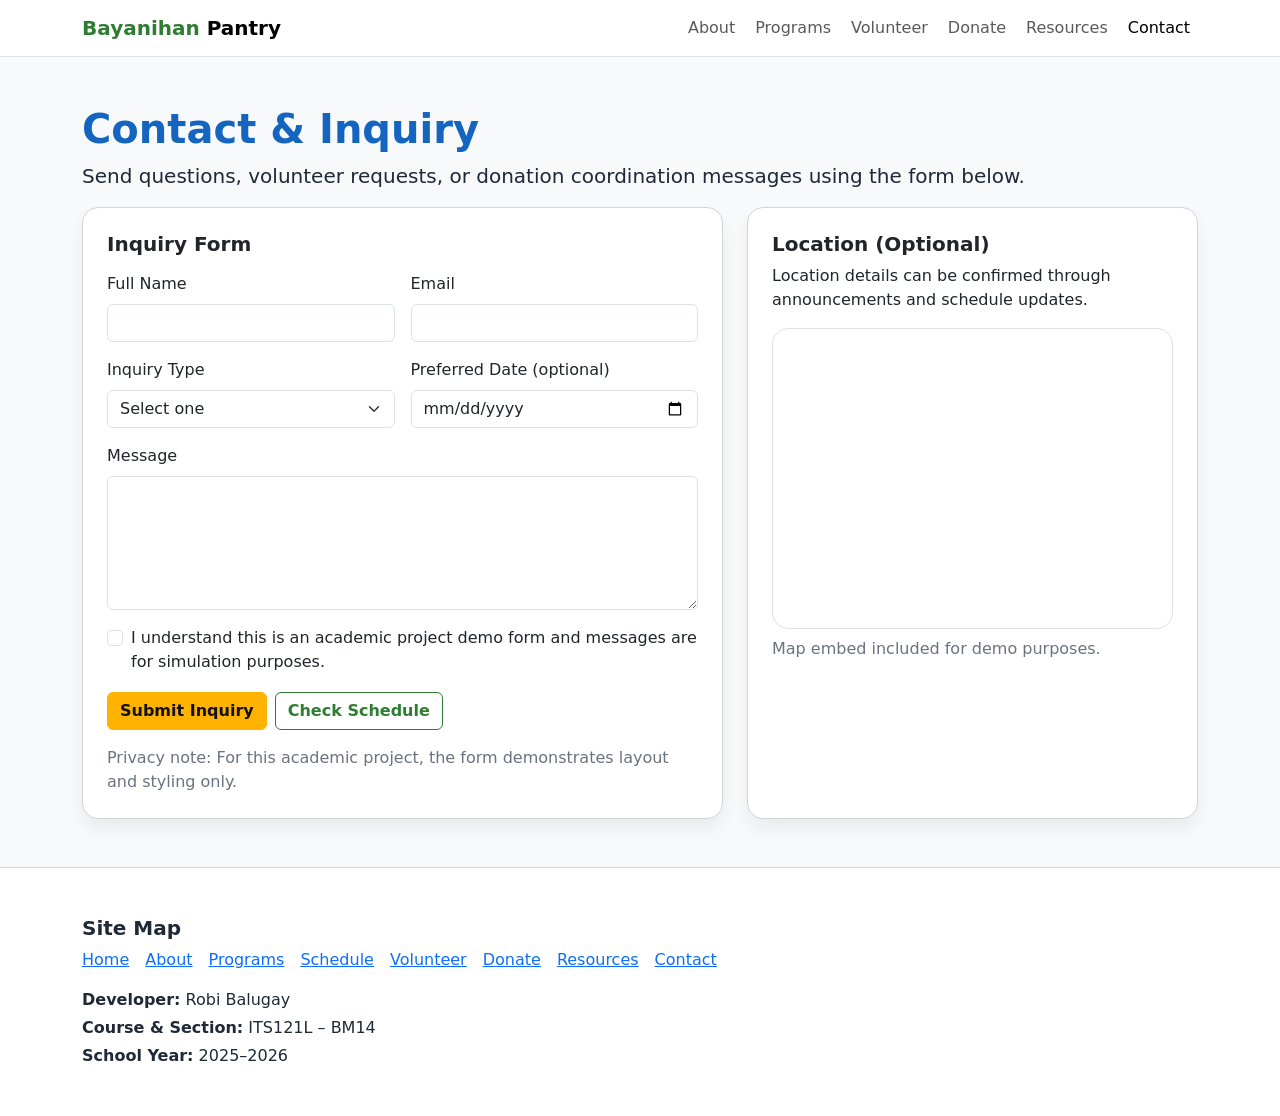
<file: contact.html>
<!doctype html>
<html lang="en">
<head>
  <meta charset="utf-8"><meta name="viewport" content="width=device-width, initial-scale=1">
  <title>Contact | Bayanihan Pantry</title>
  <link href="https://cdn.jsdelivr.net/npm/bootstrap@5.3.3/dist/css/bootstrap.min.css" rel="stylesheet">
  <link rel="stylesheet" href="site.css">
  <style>
    /* Extra form styling (CSS3) */
    input:focus, textarea:focus, select:focus{
      box-shadow: 0 0 0 .25rem rgba(21,101,192,.20);
      border-color: rgba(21,101,192,.60);
    }
  </style>
</head>
<body>
  <nav class="navbar navbar-expand-lg navbar-light bg-white border-bottom sticky-top">
    <div class="container">
      <a class="navbar-brand fw-bold" href="index.html"><span style="color:var(--brand-green)">Bayanihan</span> Pantry</a>
      <button class="navbar-toggler" type="button" data-bs-toggle="collapse" data-bs-target="#mainNav"><span class="navbar-toggler-icon"></span></button>
      <div class="collapse navbar-collapse" id="mainNav">
        <ul class="navbar-nav ms-auto gap-lg-1">
          <li class="nav-item"><a class="nav-link" href="about.html">About</a></li>
          <li class="nav-item"><a class="nav-link" href="programs.html">Programs</a></li>
          <li class="nav-item"><a class="nav-link" href="volunteer.html">Volunteer</a></li>
          <li class="nav-item"><a class="nav-link" href="donate.html">Donate</a></li>
          <li class="nav-item"><a class="nav-link" href="resources.html">Resources</a></li>
          <li class="nav-item"><a class="nav-link active" href="contact.html">Contact</a></li>
        </ul>
      </div>
    </div>
  </nav>

  <main class="py-5">
    <div class="container">
      <h1 class="section-title">Contact & Inquiry</h1>
      <p class="lead">Send questions, volunteer requests, or donation coordination messages using the form below.</p>

      <div class="row g-4">
        <div class="col-lg-7">
          <div class="card p-4">
            <h2 class="h5 fw-bold mb-3">Inquiry Form</h2>
            <form>
              <div class="row g-3">
                <div class="col-md-6">
                  <label class="form-label" for="fullName">Full Name</label>
                  <input class="form-control" id="fullName" type="text" required>
                </div>

                <div class="col-md-6">
                  <label class="form-label" for="email">Email</label>
                  <input class="form-control" id="email" type="email" required>
                </div>

                <div class="col-md-6">
                  <label class="form-label" for="type">Inquiry Type</label>
                  <select class="form-select" id="type" required>
                    <option value="" selected disabled>Select one</option>
                    <option>Volunteer</option>
                    <option>Donate</option>
                    <option>Schedule Question</option>
                    <option>Partnership</option>
                    <option>Other</option>
                  </select>
                </div>

                <div class="col-md-6">
                  <label class="form-label" for="date">Preferred Date (optional)</label>
                  <input class="form-control" id="date" type="date">
                </div>

                <div class="col-12">
                  <label class="form-label" for="message">Message</label>
                  <textarea class="form-control" id="message" rows="5" required></textarea>
                </div>

                <div class="col-12">
                  <div class="form-check">
                    <input class="form-check-input" type="checkbox" id="consent" required>
                    <label class="form-check-label" for="consent">
                      I understand this is an academic project demo form and messages are for simulation purposes.
                    </label>
                  </div>
                </div>

                <div class="col-12 d-flex gap-2 flex-wrap">
                  <button type="submit" class="btn btn-amber">Submit Inquiry</button>
                  <a class="btn btn-outline-green" href="schedule.html">Check Schedule</a>
                </div>
              </div>
            </form>

            <p class="small-muted mt-3 mb-0">
              Privacy note: For this academic project, the form demonstrates layout and styling only.
            </p>
          </div>
        </div>

        <div class="col-lg-5">
          <div class="card p-4 h-100">
            <h2 class="h5 fw-bold mb-2">Location (Optional)</h2>
            <p class="mb-3">Location details can be confirmed through announcements and schedule updates.</p>
            <div class="ratio ratio-4x3 border rounded-4 overflow-hidden">
              <iframe
                src="https://www.openstreetmap.org/export/embed.html?bbox=120.90%2C14.40%2C121.10%2C14.60&layer=mapnik"
                title="Map (OpenStreetMap embed)"></iframe>
            </div>
            <p class="small-muted mt-2 mb-0">Map embed included for demo purposes.</p>
          </div>
        </div>
      </div>
    </div>
  </main>

  <footer class="py-5">
    <div class="container">
      <h5 class="fw-bold mb-2">Site Map</h5>
      <div class="d-flex flex-wrap gap-3 mb-3">
        <a href="index.html">Home</a><a href="about.html">About</a><a href="programs.html">Programs</a><a href="schedule.html">Schedule</a>
        <a href="volunteer.html">Volunteer</a><a href="donate.html">Donate</a><a href="resources.html">Resources</a><a href="contact.html">Contact</a>
      </div>
      <p class="mb-1"><strong>Developer:</strong> Robi Balugay</p>
      <p class="mb-1"><strong>Course & Section:</strong> ITS121L – BM14</p>
      <p class="mb-0"><strong>School Year:</strong> 2025–2026</p>
    </div>
  </footer>

  <script src="https://cdn.jsdelivr.net/npm/bootstrap@5.3.3/dist/js/bootstrap.bundle.min.js"></script>
</body>
</html>
</file>
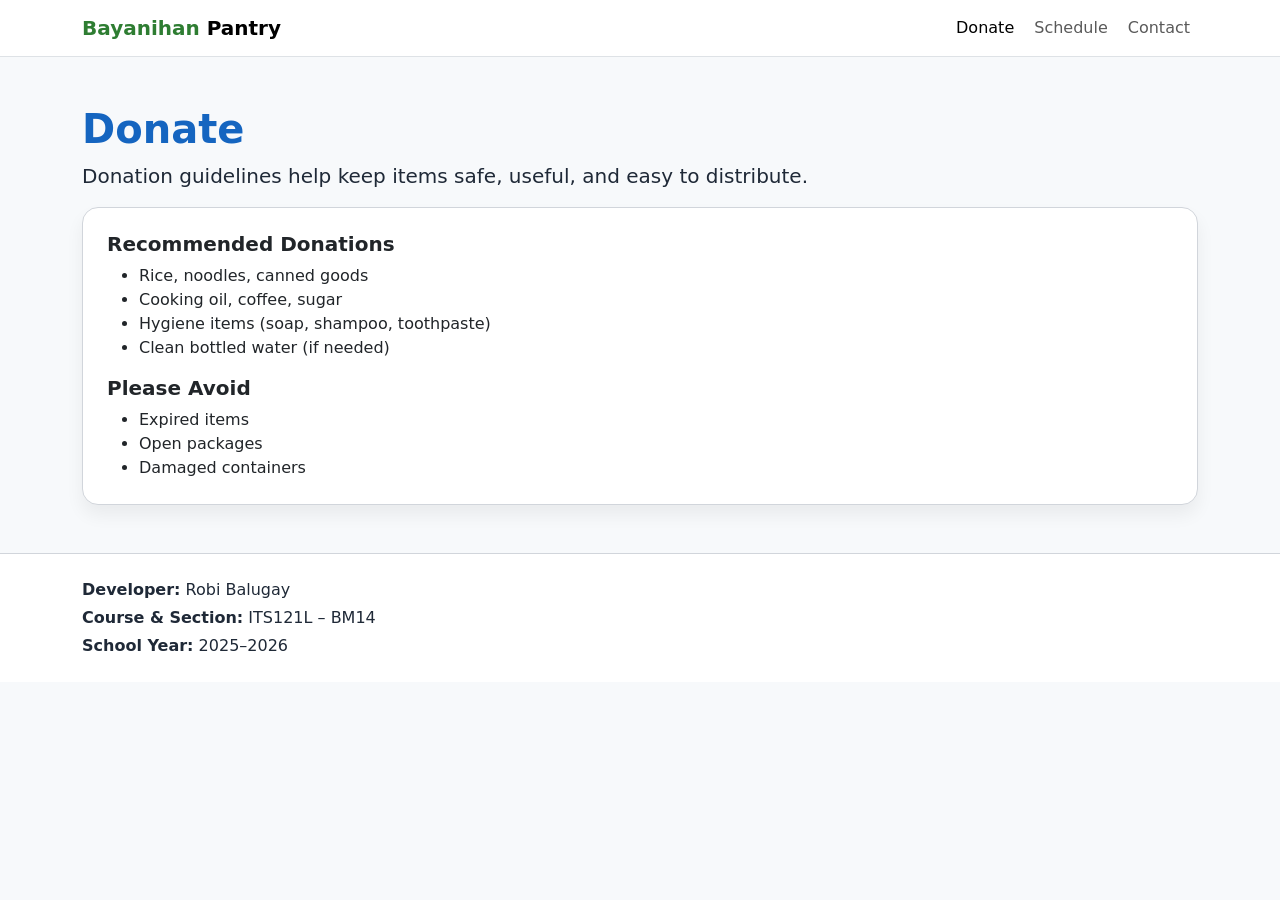
<file: donate.html>
<!doctype html>
<html lang="en">
<head>
  <meta charset="utf-8"><meta name="viewport" content="width=device-width, initial-scale=1">
  <title>Donate | Bayanihan Pantry</title>
  <link href="https://cdn.jsdelivr.net/npm/bootstrap@5.3.3/dist/css/bootstrap.min.css" rel="stylesheet">
  <link rel="stylesheet" href="site.css">
</head>
<body>
  <nav class="navbar navbar-expand-lg navbar-light bg-white border-bottom sticky-top">
    <div class="container">
      <a class="navbar-brand fw-bold" href="index.html"><span style="color:var(--brand-green)">Bayanihan</span> Pantry</a>
      <button class="navbar-toggler" type="button" data-bs-toggle="collapse" data-bs-target="#mainNav"><span class="navbar-toggler-icon"></span></button>
      <div class="collapse navbar-collapse" id="mainNav">
        <ul class="navbar-nav ms-auto gap-lg-1">
          <li class="nav-item"><a class="nav-link active" href="donate.html">Donate</a></li>
          <li class="nav-item"><a class="nav-link" href="schedule.html">Schedule</a></li>
          <li class="nav-item"><a class="nav-link" href="contact.html">Contact</a></li>
        </ul>
      </div>
    </div>
  </nav>

  <main class="py-5">
    <div class="container">
      <h1 class="section-title">Donate</h1>
      <p class="lead">Donation guidelines help keep items safe, useful, and easy to distribute.</p>

      <div class="card p-4">
        <h2 class="h5 fw-bold">Recommended Donations</h2>
        <ul class="mb-3">
          <li>Rice, noodles, canned goods</li>
          <li>Cooking oil, coffee, sugar</li>
          <li>Hygiene items (soap, shampoo, toothpaste)</li>
          <li>Clean bottled water (if needed)</li>
        </ul>

        <h2 class="h5 fw-bold">Please Avoid</h2>
        <ul class="mb-0">
          <li>Expired items</li>
          <li>Open packages</li>
          <li>Damaged containers</li>
        </ul>
      </div>
    </div>
  </main>

  <footer class="py-4">
    <div class="container">
      <p class="mb-1"><strong>Developer:</strong> Robi Balugay</p>
      <p class="mb-1"><strong>Course & Section:</strong> ITS121L – BM14</p>
      <p class="mb-0"><strong>School Year:</strong> 2025–2026</p>
    </div>
  </footer>

  <script src="https://cdn.jsdelivr.net/npm/bootstrap@5.3.3/dist/js/bootstrap.bundle.min.js"></script>
</body>
</html>
</file>
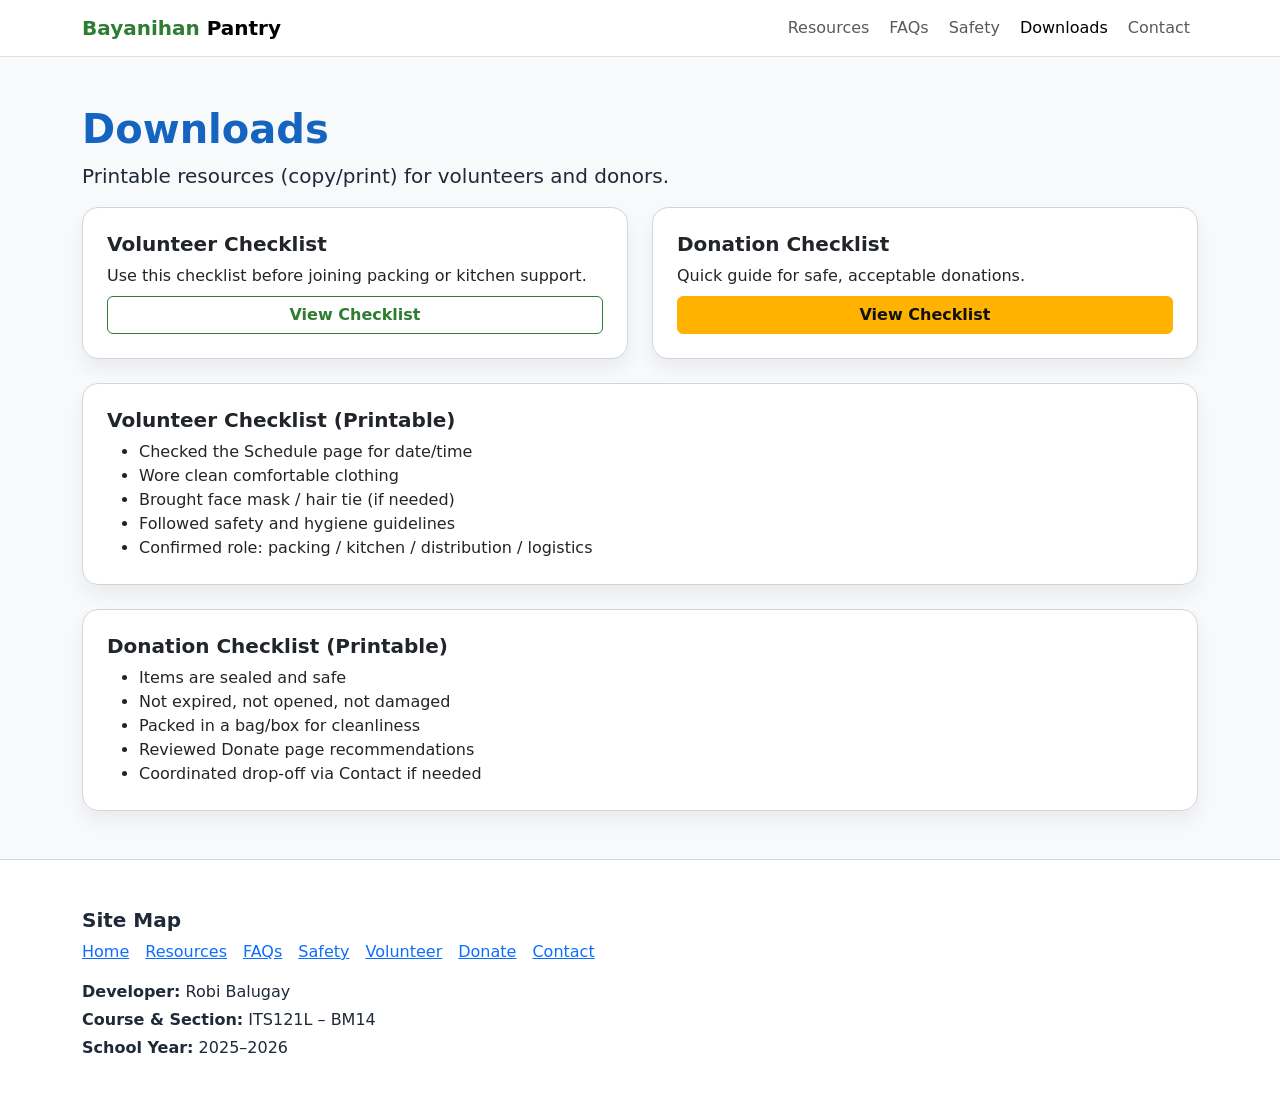
<file: downloads.html>
<!doctype html>
<html lang="en">
<head>
  <meta charset="utf-8"><meta name="viewport" content="width=device-width, initial-scale=1">
  <title>Downloads | Bayanihan Pantry</title>
  <link href="https://cdn.jsdelivr.net/npm/bootstrap@5.3.3/dist/css/bootstrap.min.css" rel="stylesheet">
  <link rel="stylesheet" href="site.css">
</head>
<body>
  <nav class="navbar navbar-expand-lg navbar-light bg-white border-bottom sticky-top">
    <div class="container">
      <a class="navbar-brand fw-bold" href="index.html"><span style="color:var(--brand-green)">Bayanihan</span> Pantry</a>
      <button class="navbar-toggler" type="button" data-bs-toggle="collapse" data-bs-target="#mainNav"><span class="navbar-toggler-icon"></span></button>
      <div class="collapse navbar-collapse" id="mainNav">
        <ul class="navbar-nav ms-auto gap-lg-1">
          <li class="nav-item"><a class="nav-link" href="resources.html">Resources</a></li>
          <li class="nav-item"><a class="nav-link" href="faqs.html">FAQs</a></li>
          <li class="nav-item"><a class="nav-link" href="safety.html">Safety</a></li>
          <li class="nav-item"><a class="nav-link active" href="downloads.html">Downloads</a></li>
          <li class="nav-item"><a class="nav-link" href="contact.html">Contact</a></li>
        </ul>
      </div>
    </div>
  </nav>

  <main class="py-5">
    <div class="container">
      <h1 class="section-title">Downloads</h1>
      <p class="lead">Printable resources (copy/print) for volunteers and donors.</p>

      <div class="row g-4">
        <div class="col-md-6">
          <div class="card p-4 h-100">
            <h2 class="h5 fw-bold">Volunteer Checklist</h2>
            <p class="mb-2">Use this checklist before joining packing or kitchen support.</p>
            <a class="btn btn-outline-green" href="#volChecklist">View Checklist</a>
          </div>
        </div>
        <div class="col-md-6">
          <div class="card p-4 h-100">
            <h2 class="h5 fw-bold">Donation Checklist</h2>
            <p class="mb-2">Quick guide for safe, acceptable donations.</p>
            <a class="btn btn-amber" href="#donChecklist">View Checklist</a>
          </div>
        </div>
      </div>

      <div id="volChecklist" class="card p-4 mt-4">
        <h3 class="h5 fw-bold">Volunteer Checklist (Printable)</h3>
        <ul class="mb-0">
          <li>Checked the Schedule page for date/time</li>
          <li>Wore clean comfortable clothing</li>
          <li>Brought face mask / hair tie (if needed)</li>
          <li>Followed safety and hygiene guidelines</li>
          <li>Confirmed role: packing / kitchen / distribution / logistics</li>
        </ul>
      </div>

      <div id="donChecklist" class="card p-4 mt-4">
        <h3 class="h5 fw-bold">Donation Checklist (Printable)</h3>
        <ul class="mb-0">
          <li>Items are sealed and safe</li>
          <li>Not expired, not opened, not damaged</li>
          <li>Packed in a bag/box for cleanliness</li>
          <li>Reviewed Donate page recommendations</li>
          <li>Coordinated drop-off via Contact if needed</li>
        </ul>
      </div>
    </div>
  </main>

  <footer class="py-5">
    <div class="container">
      <h5 class="fw-bold mb-2">Site Map</h5>
      <div class="d-flex flex-wrap gap-3 mb-3">
        <a href="index.html">Home</a><a href="resources.html">Resources</a><a href="faqs.html">FAQs</a>
        <a href="safety.html">Safety</a><a href="volunteer.html">Volunteer</a><a href="donate.html">Donate</a><a href="contact.html">Contact</a>
      </div>
      <p class="mb-1"><strong>Developer:</strong> Robi Balugay</p>
      <p class="mb-1"><strong>Course & Section:</strong> ITS121L – BM14</p>
      <p class="mb-0"><strong>School Year:</strong> 2025–2026</p>
    </div>
  </footer>

  <script src="https://cdn.jsdelivr.net/npm/bootstrap@5.3.3/dist/js/bootstrap.bundle.min.js"></script>
</body>
</html>
</file>
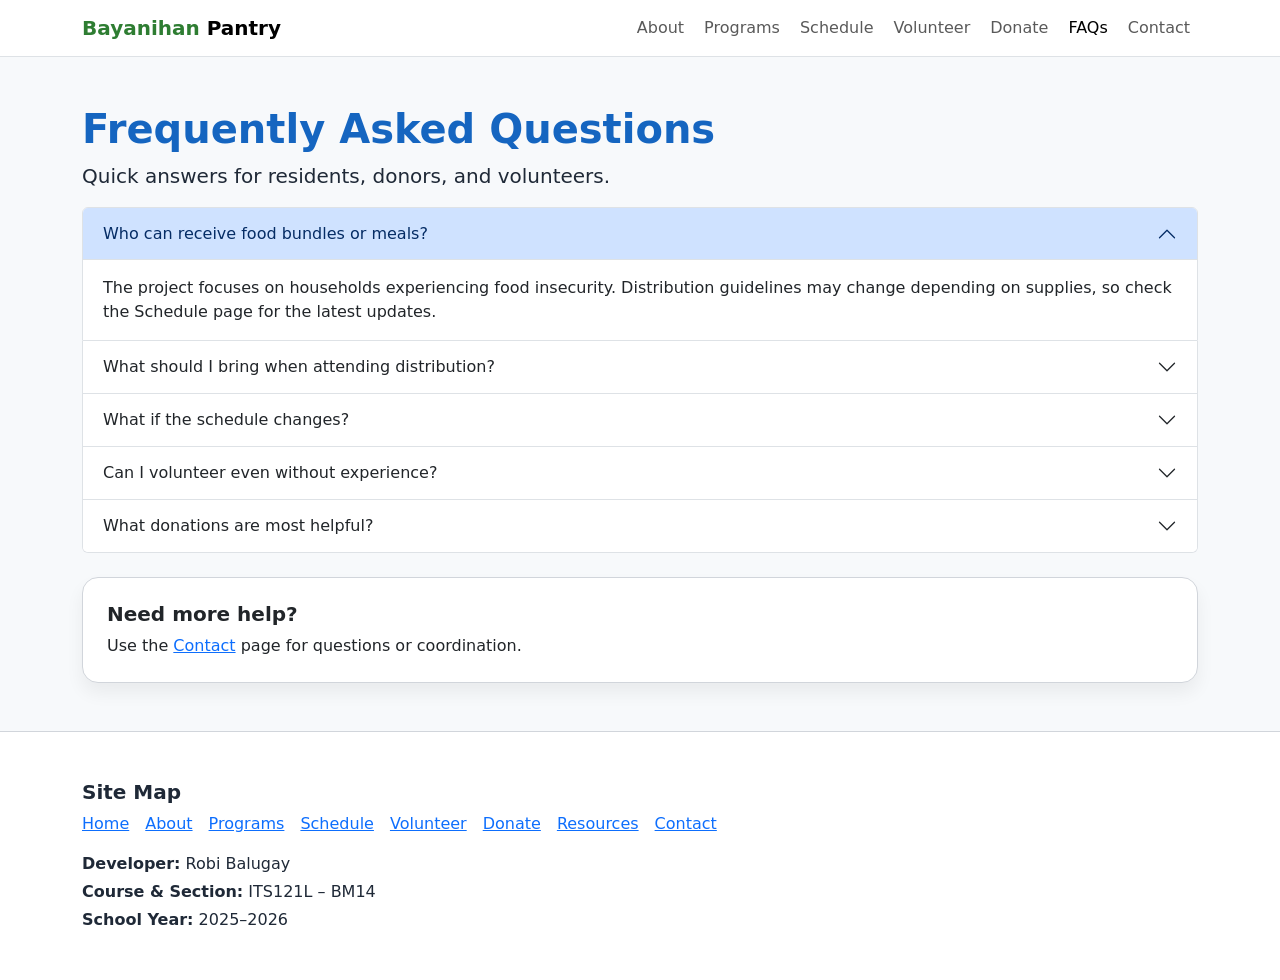
<file: faqs.html>
<!doctype html>
<html lang="en">
<head>
  <meta charset="utf-8"><meta name="viewport" content="width=device-width, initial-scale=1">
  <title>FAQs | Bayanihan Pantry</title>
  <link href="https://cdn.jsdelivr.net/npm/bootstrap@5.3.3/dist/css/bootstrap.min.css" rel="stylesheet">
  <link rel="stylesheet" href="site.css">
</head>
<body>
  <nav class="navbar navbar-expand-lg navbar-light bg-white border-bottom sticky-top">
    <div class="container">
      <a class="navbar-brand fw-bold" href="index.html"><span style="color:var(--brand-green)">Bayanihan</span> Pantry</a>
      <button class="navbar-toggler" type="button" data-bs-toggle="collapse" data-bs-target="#mainNav"><span class="navbar-toggler-icon"></span></button>

      <div class="collapse navbar-collapse" id="mainNav">
        <ul class="navbar-nav ms-auto align-items-lg-center gap-lg-1">
          <li class="nav-item"><a class="nav-link" href="about.html">About</a></li>
          <li class="nav-item"><a class="nav-link" href="programs.html">Programs</a></li>
          <li class="nav-item"><a class="nav-link" href="schedule.html">Schedule</a></li>
          <li class="nav-item"><a class="nav-link" href="volunteer.html">Volunteer</a></li>
          <li class="nav-item"><a class="nav-link" href="donate.html">Donate</a></li>
          <li class="nav-item"><a class="nav-link active" href="faqs.html">FAQs</a></li>
          <li class="nav-item"><a class="nav-link" href="contact.html">Contact</a></li>
        </ul>
      </div>
    </div>
  </nav>

  <main class="py-5">
    <div class="container">
      <h1 class="section-title">Frequently Asked Questions</h1>
      <p class="lead">Quick answers for residents, donors, and volunteers.</p>

      <div class="accordion" id="faqAccordion">
        <div class="accordion-item">
          <h2 class="accordion-header">
            <button class="accordion-button" type="button" data-bs-toggle="collapse" data-bs-target="#q1">
              Who can receive food bundles or meals?
            </button>
          </h2>
          <div id="q1" class="accordion-collapse collapse show" data-bs-parent="#faqAccordion">
            <div class="accordion-body">
              The project focuses on households experiencing food insecurity. Distribution guidelines may change depending on supplies, so check the Schedule page for the latest updates.
            </div>
          </div>
        </div>

        <div class="accordion-item">
          <h2 class="accordion-header">
            <button class="accordion-button collapsed" type="button" data-bs-toggle="collapse" data-bs-target="#q2">
              What should I bring when attending distribution?
            </button>
          </h2>
          <div id="q2" class="accordion-collapse collapse" data-bs-parent="#faqAccordion">
            <div class="accordion-body">
              Bring a reusable bag if possible and follow the instructions posted in the Schedule. Always respect queues and instructions from coordinators.
            </div>
          </div>
        </div>

        <div class="accordion-item">
          <h2 class="accordion-header">
            <button class="accordion-button collapsed" type="button" data-bs-toggle="collapse" data-bs-target="#q3">
              What if the schedule changes?
            </button>
          </h2>
          <div id="q3" class="accordion-collapse collapse" data-bs-parent="#faqAccordion">
            <div class="accordion-body">
              Schedules may change due to donations, weather, or volunteer availability. Updates will be posted on the News page and reflected in the Schedule page.
            </div>
          </div>
        </div>

        <div class="accordion-item">
          <h2 class="accordion-header">
            <button class="accordion-button collapsed" type="button" data-bs-toggle="collapse" data-bs-target="#q4">
              Can I volunteer even without experience?
            </button>
          </h2>
          <div id="q4" class="accordion-collapse collapse" data-bs-parent="#faqAccordion">
            <div class="accordion-body">
              Yes. Tasks are assigned based on comfort level. Basic roles include sorting, packing, labeling, and clean-up. Review the Volunteer page and Safety Tips before joining.
            </div>
          </div>
        </div>

        <div class="accordion-item">
          <h2 class="accordion-header">
            <button class="accordion-button collapsed" type="button" data-bs-toggle="collapse" data-bs-target="#q5">
              What donations are most helpful?
            </button>
          </h2>
          <div id="q5" class="accordion-collapse collapse" data-bs-parent="#faqAccordion">
            <div class="accordion-body">
              Shelf-stable food (rice, canned goods) and hygiene items are commonly useful. Please avoid expired or opened items. See Donate page for details.
            </div>
          </div>
        </div>
      </div>

      <div class="card p-4 mt-4">
        <h2 class="h5 fw-bold mb-2">Need more help?</h2>
        <p class="mb-0">Use the <a href="contact.html">Contact</a> page for questions or coordination.</p>
      </div>
    </div>
  </main>

  <footer class="py-5">
    <div class="container">
      <h5 class="fw-bold mb-2">Site Map</h5>
      <div class="d-flex flex-wrap gap-3 mb-3">
        <a href="index.html">Home</a><a href="about.html">About</a><a href="programs.html">Programs</a><a href="schedule.html">Schedule</a>
        <a href="volunteer.html">Volunteer</a><a href="donate.html">Donate</a><a href="resources.html">Resources</a><a href="contact.html">Contact</a>
      </div>
      <p class="mb-1"><strong>Developer:</strong> Robi Balugay</p>
      <p class="mb-1"><strong>Course & Section:</strong> ITS121L – BM14</p>
      <p class="mb-0"><strong>School Year:</strong> 2025–2026</p>
    </div>
  </footer>

  <script src="https://cdn.jsdelivr.net/npm/bootstrap@5.3.3/dist/js/bootstrap.bundle.min.js"></script>
</body>
</html>
</file>
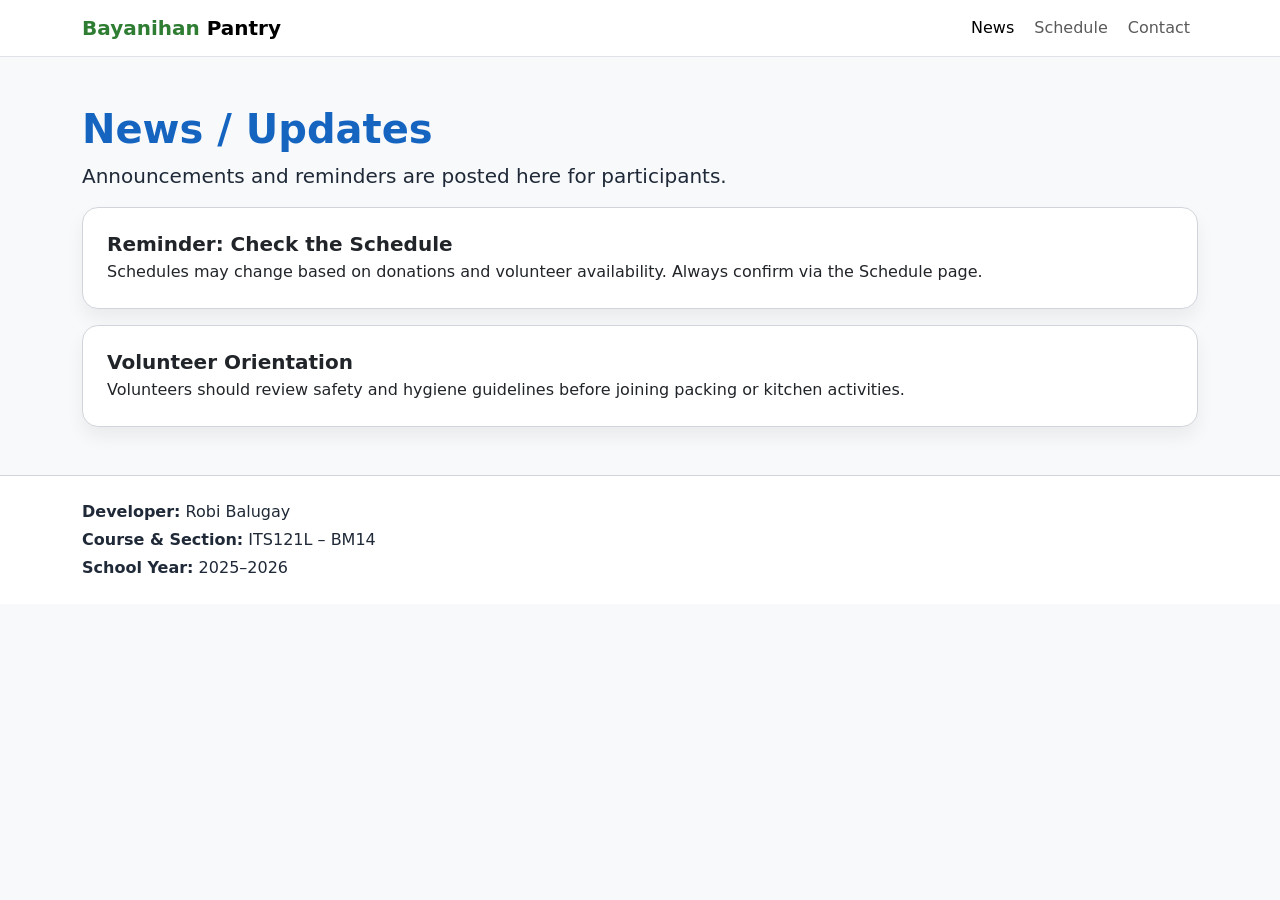
<file: news.html>
<!doctype html>
<html lang="en">
<head>
  <meta charset="utf-8"><meta name="viewport" content="width=device-width, initial-scale=1">
  <title>News & Updates | Bayanihan Pantry</title>
  <link href="https://cdn.jsdelivr.net/npm/bootstrap@5.3.3/dist/css/bootstrap.min.css" rel="stylesheet">
  <link rel="stylesheet" href="site.css">
</head>
<body>
  <nav class="navbar navbar-expand-lg navbar-light bg-white border-bottom sticky-top">
    <div class="container">
      <a class="navbar-brand fw-bold" href="index.html"><span style="color:var(--brand-green)">Bayanihan</span> Pantry</a>
      <button class="navbar-toggler" type="button" data-bs-toggle="collapse" data-bs-target="#mainNav"><span class="navbar-toggler-icon"></span></button>
      <div class="collapse navbar-collapse" id="mainNav">
        <ul class="navbar-nav ms-auto gap-lg-1">
          <li class="nav-item"><a class="nav-link active" href="news.html">News</a></li>
          <li class="nav-item"><a class="nav-link" href="schedule.html">Schedule</a></li>
          <li class="nav-item"><a class="nav-link" href="contact.html">Contact</a></li>
        </ul>
      </div>
    </div>
  </nav>

  <main class="py-5">
    <div class="container">
      <h1 class="section-title">News / Updates</h1>
      <p class="lead">Announcements and reminders are posted here for participants.</p>

      <div class="card p-4 mb-3">
        <h2 class="h5 fw-bold mb-1">Reminder: Check the Schedule</h2>
        <p class="mb-0">Schedules may change based on donations and volunteer availability. Always confirm via the Schedule page.</p>
      </div>

      <div class="card p-4">
        <h2 class="h5 fw-bold mb-1">Volunteer Orientation</h2>
        <p class="mb-0">Volunteers should review safety and hygiene guidelines before joining packing or kitchen activities.</p>
      </div>
    </div>
  </main>

  <footer class="py-4">
    <div class="container">
      <p class="mb-1"><strong>Developer:</strong> Robi Balugay</p>
      <p class="mb-1"><strong>Course & Section:</strong> ITS121L – BM14</p>
      <p class="mb-0"><strong>School Year:</strong> 2025–2026</p>
    </div>
  </footer>

  <script src="https://cdn.jsdelivr.net/npm/bootstrap@5.3.3/dist/js/bootstrap.bundle.min.js"></script>
</body>
</html>
</file>
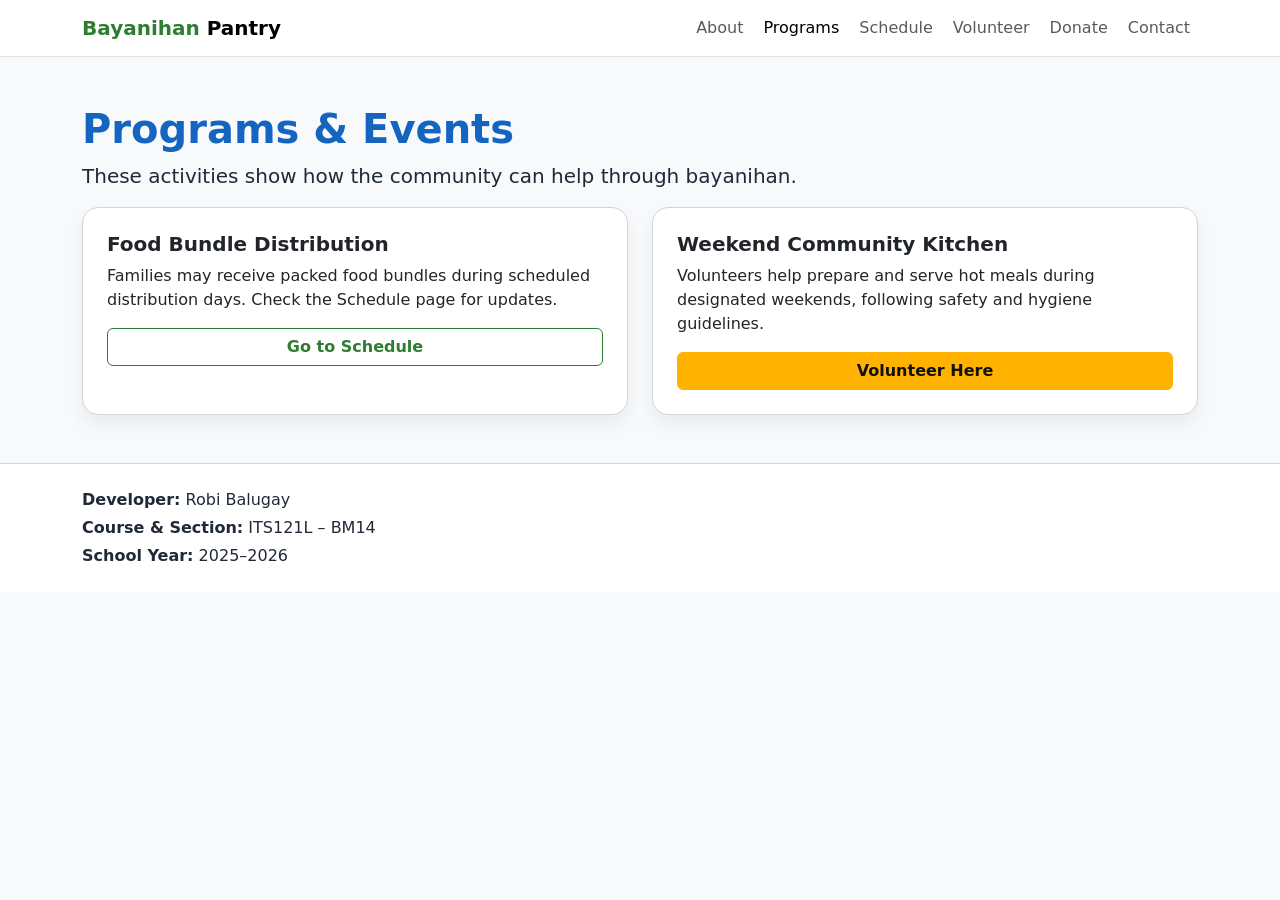
<file: programs.html>
<!doctype html>
<html lang="en">
<head>
  <meta charset="utf-8"><meta name="viewport" content="width=device-width, initial-scale=1">
  <title>Programs & Events | Bayanihan Pantry</title>
  <link href="https://cdn.jsdelivr.net/npm/bootstrap@5.3.3/dist/css/bootstrap.min.css" rel="stylesheet">
  <link rel="stylesheet" href="site.css">
</head>
<body>
  <nav class="navbar navbar-expand-lg navbar-light bg-white border-bottom sticky-top">
    <div class="container">
      <a class="navbar-brand fw-bold" href="index.html"><span style="color:var(--brand-green)">Bayanihan</span> Pantry</a>
      <button class="navbar-toggler" type="button" data-bs-toggle="collapse" data-bs-target="#mainNav"><span class="navbar-toggler-icon"></span></button>
      <div class="collapse navbar-collapse" id="mainNav">
        <ul class="navbar-nav ms-auto gap-lg-1">
          <li class="nav-item"><a class="nav-link" href="about.html">About</a></li>
          <li class="nav-item"><a class="nav-link active" href="programs.html">Programs</a></li>
          <li class="nav-item"><a class="nav-link" href="schedule.html">Schedule</a></li>
          <li class="nav-item"><a class="nav-link" href="volunteer.html">Volunteer</a></li>
          <li class="nav-item"><a class="nav-link" href="donate.html">Donate</a></li>
          <li class="nav-item"><a class="nav-link" href="contact.html">Contact</a></li>
        </ul>
      </div>
    </div>
  </nav>

  <main class="py-5">
    <div class="container">
      <h1 class="section-title">Programs & Events</h1>
      <p class="lead">These activities show how the community can help through bayanihan.</p>

      <div class="row g-4">
        <div class="col-md-6">
          <div class="card p-4 h-100">
            <h2 class="h5 fw-bold">Food Bundle Distribution</h2>
            <p>Families may receive packed food bundles during scheduled distribution days. Check the Schedule page for updates.</p>
            <a class="btn btn-outline-green" href="schedule.html">Go to Schedule</a>
          </div>
        </div>
        <div class="col-md-6">
          <div class="card p-4 h-100">
            <h2 class="h5 fw-bold">Weekend Community Kitchen</h2>
            <p>Volunteers help prepare and serve hot meals during designated weekends, following safety and hygiene guidelines.</p>
            <a class="btn btn-amber" href="volunteer.html">Volunteer Here</a>
          </div>
        </div>
      </div>
    </div>
  </main>

  <footer class="py-4">
    <div class="container">
      <p class="mb-1"><strong>Developer:</strong> Robi Balugay</p>
      <p class="mb-1"><strong>Course & Section:</strong> ITS121L – BM14</p>
      <p class="mb-0"><strong>School Year:</strong> 2025–2026</p>
    </div>
  </footer>

  <script src="https://cdn.jsdelivr.net/npm/bootstrap@5.3.3/dist/js/bootstrap.bundle.min.js"></script>
</body>
</html>
</file>
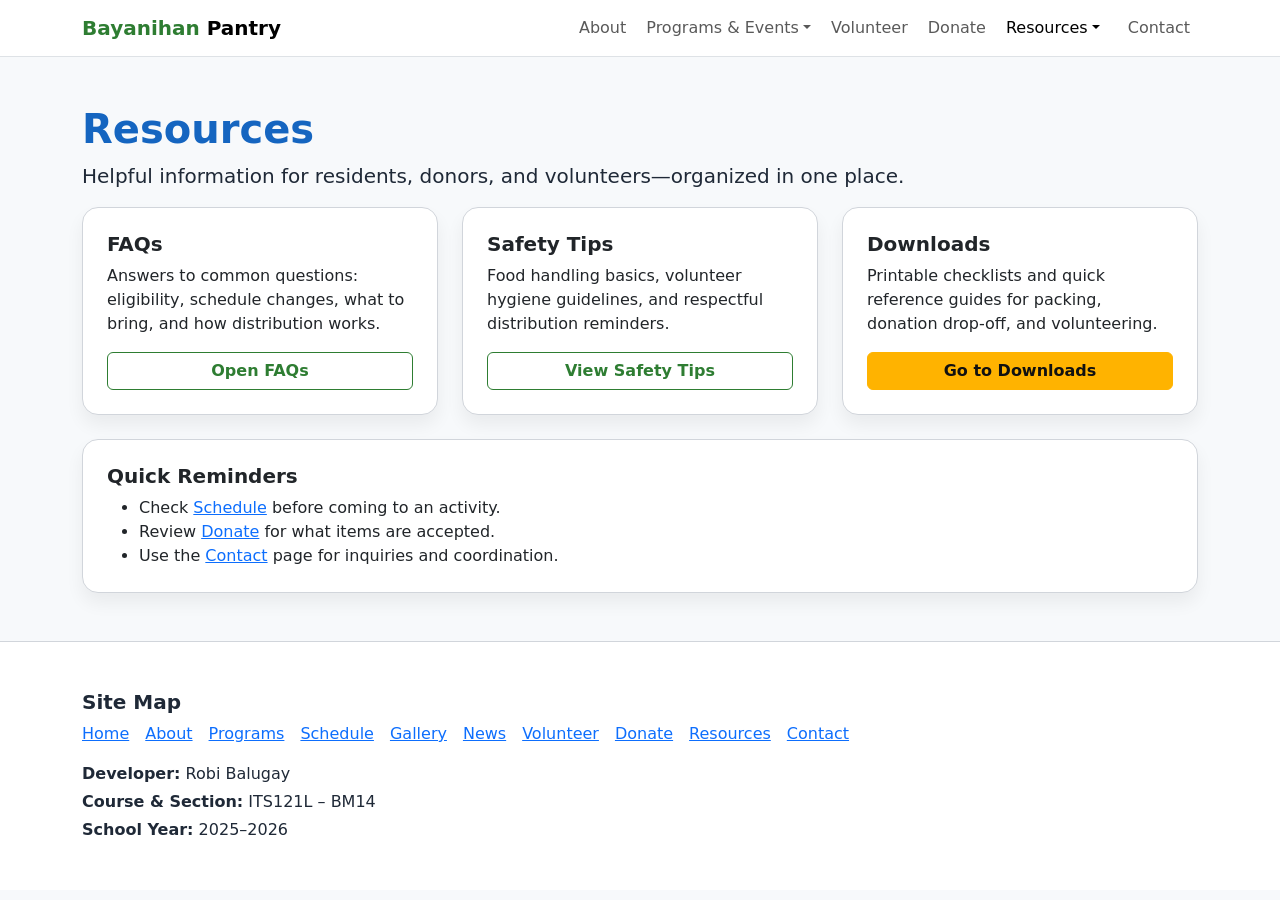
<file: resources.html>
<!doctype html>
<html lang="en">
<head>
  <meta charset="utf-8"><meta name="viewport" content="width=device-width, initial-scale=1">
  <title>Resources | Bayanihan Pantry</title>
  <link href="https://cdn.jsdelivr.net/npm/bootstrap@5.3.3/dist/css/bootstrap.min.css" rel="stylesheet">
  <link rel="stylesheet" href="site.css">
</head>
<body>
  <!-- NAVBAR (same structure as homepage) -->
  <nav class="navbar navbar-expand-lg navbar-light bg-white border-bottom sticky-top">
    <div class="container">
      <a class="navbar-brand fw-bold" href="index.html">
        <span style="color:var(--brand-green)">Bayanihan</span> Pantry
      </a>
      <button class="navbar-toggler" type="button" data-bs-toggle="collapse" data-bs-target="#mainNav">
        <span class="navbar-toggler-icon"></span>
      </button>

      <div class="collapse navbar-collapse" id="mainNav">
        <ul class="navbar-nav ms-auto align-items-lg-center gap-lg-1">
          <li class="nav-item"><a class="nav-link" href="about.html">About</a></li>

          <li class="nav-item dropdown">
            <a class="nav-link dropdown-toggle" href="#" role="button" data-bs-toggle="dropdown">Programs & Events</a>
            <ul class="dropdown-menu">
              <li><a class="dropdown-item" href="programs.html">Programs & Events</a></li>
              <li><a class="dropdown-item" href="schedule.html">Schedule</a></li>
              <li><a class="dropdown-item" href="gallery.html">Gallery</a></li>
              <li><a class="dropdown-item" href="news.html">News / Updates</a></li>
            </ul>
          </li>

          <li class="nav-item"><a class="nav-link" href="volunteer.html">Volunteer</a></li>
          <li class="nav-item"><a class="nav-link" href="donate.html">Donate</a></li>

          <li class="nav-item dropdown">
            <a class="nav-link dropdown-toggle active" href="#" role="button" data-bs-toggle="dropdown">Resources</a>
            <ul class="dropdown-menu">
              <li><a class="dropdown-item active" href="resources.html">Resources Home</a></li>
              <li><a class="dropdown-item" href="faqs.html">FAQs</a></li>
              <li><a class="dropdown-item" href="safety.html">Safety Tips</a></li>
              <li><a class="dropdown-item" href="downloads.html">Downloads</a></li>
            </ul>
          </li>

          <li class="nav-item ms-lg-2"><a class="nav-link" href="contact.html">Contact</a></li>
        </ul>
      </div>
    </div>
  </nav>

  <main class="py-5">
    <div class="container">
      <h1 class="section-title">Resources</h1>
      <p class="lead">Helpful information for residents, donors, and volunteers—organized in one place.</p>

      <div class="row g-4">
        <div class="col-md-6 col-lg-4">
          <div class="card p-4 h-100">
            <h2 class="h5 fw-bold">FAQs</h2>
            <p>Answers to common questions: eligibility, schedule changes, what to bring, and how distribution works.</p>
            <a class="btn btn-outline-green" href="faqs.html">Open FAQs</a>
          </div>
        </div>

        <div class="col-md-6 col-lg-4">
          <div class="card p-4 h-100">
            <h2 class="h5 fw-bold">Safety Tips</h2>
            <p>Food handling basics, volunteer hygiene guidelines, and respectful distribution reminders.</p>
            <a class="btn btn-outline-green" href="safety.html">View Safety Tips</a>
          </div>
        </div>

        <div class="col-md-6 col-lg-4">
          <div class="card p-4 h-100">
            <h2 class="h5 fw-bold">Downloads</h2>
            <p>Printable checklists and quick reference guides for packing, donation drop-off, and volunteering.</p>
            <a class="btn btn-amber" href="downloads.html">Go to Downloads</a>
          </div>
        </div>
      </div>

      <div class="card p-4 mt-4">
        <h2 class="h5 fw-bold mb-2">Quick Reminders</h2>
        <ul class="mb-0">
          <li>Check <a href="schedule.html">Schedule</a> before coming to an activity.</li>
          <li>Review <a href="donate.html">Donate</a> for what items are accepted.</li>
          <li>Use the <a href="contact.html">Contact</a> page for inquiries and coordination.</li>
        </ul>
      </div>
    </div>
  </main>

  
  <footer class="py-5">
    <div class="container">
      <h5 class="fw-bold mb-2">Site Map</h5>
      <div class="d-flex flex-wrap gap-3 mb-3">
        <a href="index.html">Home</a>
        <a href="about.html">About</a>
        <a href="programs.html">Programs</a>
        <a href="schedule.html">Schedule</a>
        <a href="gallery.html">Gallery</a>
        <a href="news.html">News</a>
        <a href="volunteer.html">Volunteer</a>
        <a href="donate.html">Donate</a>
        <a href="resources.html">Resources</a>
        <a href="contact.html">Contact</a>
      </div>
      <p class="mb-1"><strong>Developer:</strong> Robi Balugay</p>
      <p class="mb-1"><strong>Course & Section:</strong> ITS121L – BM14</p>
      <p class="mb-0"><strong>School Year:</strong> 2025–2026</p>
    </div>
  </footer>

  <script src="https://cdn.jsdelivr.net/npm/bootstrap@5.3.3/dist/js/bootstrap.bundle.min.js"></script>
</body>
</html>
</file>
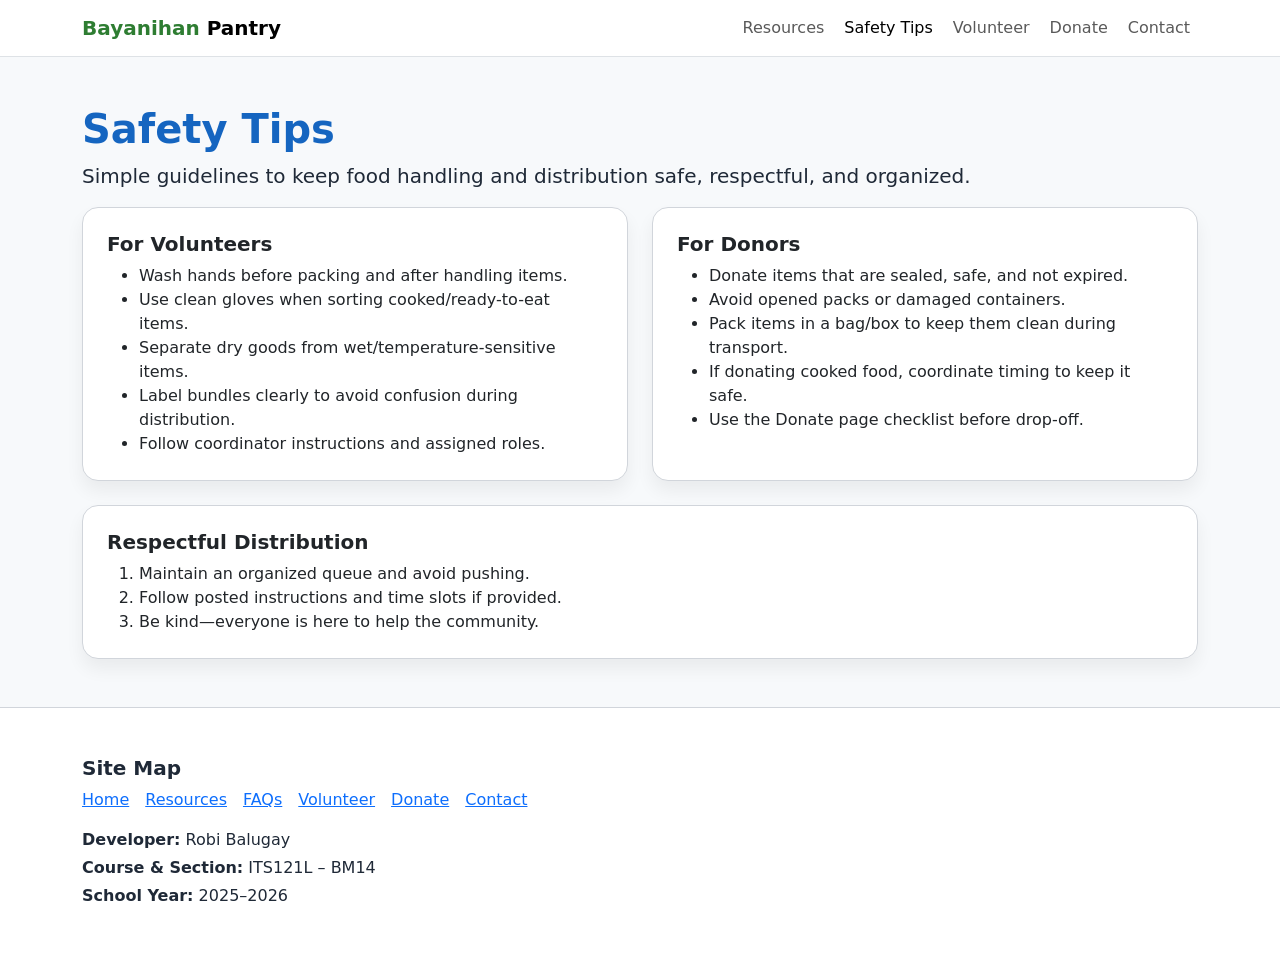
<file: safety.html>
<!doctype html>
<html lang="en">
<head>
  <meta charset="utf-8"><meta name="viewport" content="width=device-width, initial-scale=1">
  <title>Safety Tips | Bayanihan Pantry</title>
  <link href="https://cdn.jsdelivr.net/npm/bootstrap@5.3.3/dist/css/bootstrap.min.css" rel="stylesheet">
  <link rel="stylesheet" href="site.css">
</head>
<body>
  <nav class="navbar navbar-expand-lg navbar-light bg-white border-bottom sticky-top">
    <div class="container">
      <a class="navbar-brand fw-bold" href="index.html"><span style="color:var(--brand-green)">Bayanihan</span> Pantry</a>
      <button class="navbar-toggler" type="button" data-bs-toggle="collapse" data-bs-target="#mainNav"><span class="navbar-toggler-icon"></span></button>
      <div class="collapse navbar-collapse" id="mainNav">
        <ul class="navbar-nav ms-auto gap-lg-1">
          <li class="nav-item"><a class="nav-link" href="resources.html">Resources</a></li>
          <li class="nav-item"><a class="nav-link active" href="safety.html">Safety Tips</a></li>
          <li class="nav-item"><a class="nav-link" href="volunteer.html">Volunteer</a></li>
          <li class="nav-item"><a class="nav-link" href="donate.html">Donate</a></li>
          <li class="nav-item"><a class="nav-link" href="contact.html">Contact</a></li>
        </ul>
      </div>
    </div>
  </nav>

  <main class="py-5">
    <div class="container">
      <h1 class="section-title">Safety Tips</h1>
      <p class="lead">Simple guidelines to keep food handling and distribution safe, respectful, and organized.</p>

      <div class="row g-4">
        <div class="col-lg-6">
          <div class="card p-4 h-100">
            <h2 class="h5 fw-bold">For Volunteers</h2>
            <ul class="mb-0">
              <li>Wash hands before packing and after handling items.</li>
              <li>Use clean gloves when sorting cooked/ready-to-eat items.</li>
              <li>Separate dry goods from wet/temperature-sensitive items.</li>
              <li>Label bundles clearly to avoid confusion during distribution.</li>
              <li>Follow coordinator instructions and assigned roles.</li>
            </ul>
          </div>
        </div>

        <div class="col-lg-6">
          <div class="card p-4 h-100">
            <h2 class="h5 fw-bold">For Donors</h2>
            <ul class="mb-0">
              <li>Donate items that are sealed, safe, and not expired.</li>
              <li>Avoid opened packs or damaged containers.</li>
              <li>Pack items in a bag/box to keep them clean during transport.</li>
              <li>If donating cooked food, coordinate timing to keep it safe.</li>
              <li>Use the Donate page checklist before drop-off.</li>
            </ul>
          </div>
        </div>
      </div>

      <div class="card p-4 mt-4">
        <h2 class="h5 fw-bold mb-2">Respectful Distribution</h2>
        <ol class="mb-0">
          <li>Maintain an organized queue and avoid pushing.</li>
          <li>Follow posted instructions and time slots if provided.</li>
          <li>Be kind—everyone is here to help the community.</li>
        </ol>
      </div>
    </div>
  </main>

  <footer class="py-5">
    <div class="container">
      <h5 class="fw-bold mb-2">Site Map</h5>
      <div class="d-flex flex-wrap gap-3 mb-3">
        <a href="index.html">Home</a><a href="resources.html">Resources</a><a href="faqs.html">FAQs</a>
        <a href="volunteer.html">Volunteer</a><a href="donate.html">Donate</a><a href="contact.html">Contact</a>
      </div>
      <p class="mb-1"><strong>Developer:</strong> Robi Balugay</p>
      <p class="mb-1"><strong>Course & Section:</strong> ITS121L – BM14</p>
      <p class="mb-0"><strong>School Year:</strong> 2025–2026</p>
    </div>
  </footer>

  <script src="https://cdn.jsdelivr.net/npm/bootstrap@5.3.3/dist/js/bootstrap.bundle.min.js"></script>
</body>
</html>
</file>
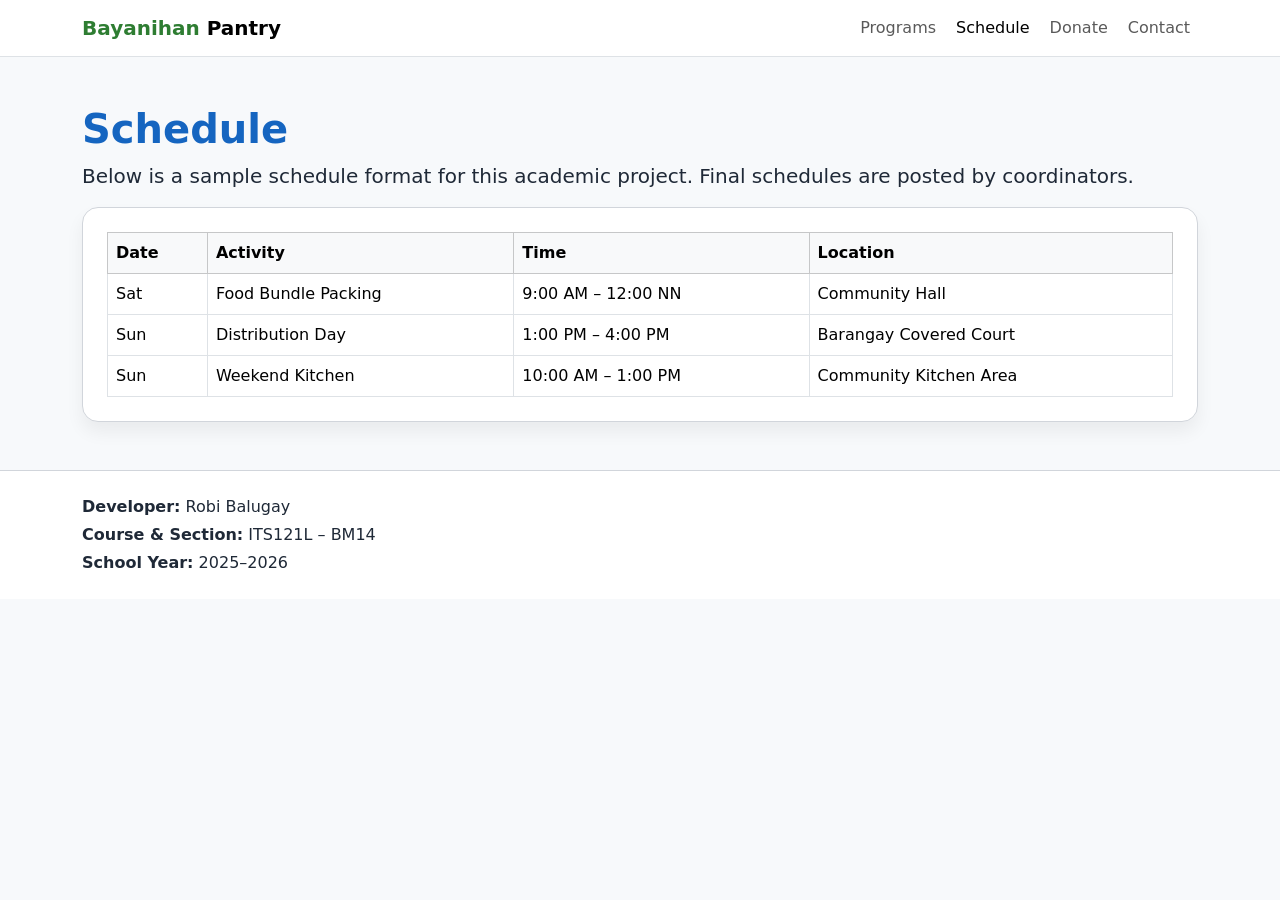
<file: schedule.html>
<!doctype html>
<html lang="en">
<head>
  <meta charset="utf-8"><meta name="viewport" content="width=device-width, initial-scale=1">
  <title>Schedule | Bayanihan Pantry</title>
  <link href="https://cdn.jsdelivr.net/npm/bootstrap@5.3.3/dist/css/bootstrap.min.css" rel="stylesheet">
  <link rel="stylesheet" href="site.css">
</head>
<body>
  <nav class="navbar navbar-expand-lg navbar-light bg-white border-bottom sticky-top">
    <div class="container">
      <a class="navbar-brand fw-bold" href="index.html"><span style="color:var(--brand-green)">Bayanihan</span> Pantry</a>
      <button class="navbar-toggler" type="button" data-bs-toggle="collapse" data-bs-target="#mainNav"><span class="navbar-toggler-icon"></span></button>
      <div class="collapse navbar-collapse" id="mainNav">
        <ul class="navbar-nav ms-auto gap-lg-1">
          <li class="nav-item"><a class="nav-link" href="programs.html">Programs</a></li>
          <li class="nav-item"><a class="nav-link active" href="schedule.html">Schedule</a></li>
          <li class="nav-item"><a class="nav-link" href="donate.html">Donate</a></li>
          <li class="nav-item"><a class="nav-link" href="contact.html">Contact</a></li>
        </ul>
      </div>
    </div>
  </nav>

  <main class="py-5">
    <div class="container">
      <h1 class="section-title">Schedule</h1>
      <p class="lead">Below is a sample schedule format for this academic project. Final schedules are posted by coordinators.</p>

      <div class="card p-4">
        <div class="table-responsive">
          <table class="table table-bordered align-middle mb-0">
            <thead class="table-light">
              <tr>
                <th>Date</th><th>Activity</th><th>Time</th><th>Location</th>
              </tr>
            </thead>
            <tbody>
              <tr><td>Sat</td><td>Food Bundle Packing</td><td>9:00 AM – 12:00 NN</td><td>Community Hall</td></tr>
              <tr><td>Sun</td><td>Distribution Day</td><td>1:00 PM – 4:00 PM</td><td>Barangay Covered Court</td></tr>
              <tr><td>Sun</td><td>Weekend Kitchen</td><td>10:00 AM – 1:00 PM</td><td>Community Kitchen Area</td></tr>
            </tbody>
          </table>
        </div>
      </div>
    </div>
  </main>

  <footer class="py-4">
    <div class="container">
      <p class="mb-1"><strong>Developer:</strong> Robi Balugay</p>
      <p class="mb-1"><strong>Course & Section:</strong> ITS121L – BM14</p>
      <p class="mb-0"><strong>School Year:</strong> 2025–2026</p>
    </div>
  </footer>

  <script src="https://cdn.jsdelivr.net/npm/bootstrap@5.3.3/dist/js/bootstrap.bundle.min.js"></script>
</body>
</html>
</file>
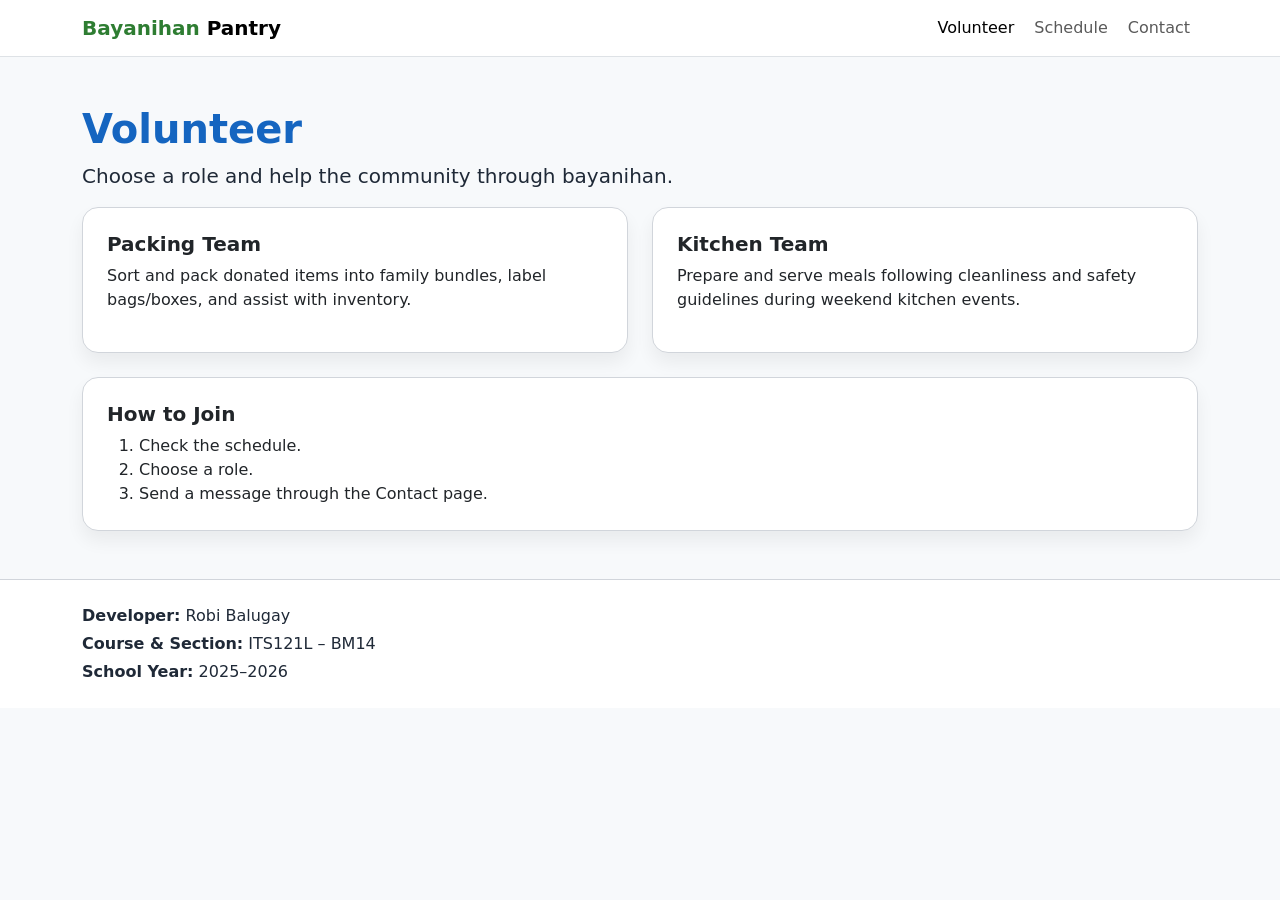
<file: volunteer.html>
<!doctype html>
<html lang="en">
<head>
  <meta charset="utf-8"><meta name="viewport" content="width=device-width, initial-scale=1">
  <title>Volunteer | Bayanihan Pantry</title>
  <link href="https://cdn.jsdelivr.net/npm/bootstrap@5.3.3/dist/css/bootstrap.min.css" rel="stylesheet">
  <link rel="stylesheet" href="site.css">
</head>
<body>
  <nav class="navbar navbar-expand-lg navbar-light bg-white border-bottom sticky-top">
    <div class="container">
      <a class="navbar-brand fw-bold" href="index.html"><span style="color:var(--brand-green)">Bayanihan</span> Pantry</a>
      <button class="navbar-toggler" type="button" data-bs-toggle="collapse" data-bs-target="#mainNav"><span class="navbar-toggler-icon"></span></button>
      <div class="collapse navbar-collapse" id="mainNav">
        <ul class="navbar-nav ms-auto gap-lg-1">
          <li class="nav-item"><a class="nav-link active" href="volunteer.html">Volunteer</a></li>
          <li class="nav-item"><a class="nav-link" href="schedule.html">Schedule</a></li>
          <li class="nav-item"><a class="nav-link" href="contact.html">Contact</a></li>
        </ul>
      </div>
    </div>
  </nav>

  <main class="py-5">
    <div class="container">
      <h1 class="section-title">Volunteer</h1>
      <p class="lead">Choose a role and help the community through bayanihan.</p>

      <div class="row g-4">
        <div class="col-md-6">
          <div class="card p-4 h-100">
            <h2 class="h5 fw-bold">Packing Team</h2>
            <p>Sort and pack donated items into family bundles, label bags/boxes, and assist with inventory.</p>
          </div>
        </div>
        <div class="col-md-6">
          <div class="card p-4 h-100">
            <h2 class="h5 fw-bold">Kitchen Team</h2>
            <p>Prepare and serve meals following cleanliness and safety guidelines during weekend kitchen events.</p>
          </div>
        </div>
      </div>

      <div class="card p-4 mt-4">
        <h2 class="h5 fw-bold">How to Join</h2>
        <ol class="mb-0">
          <li>Check the schedule.</li>
          <li>Choose a role.</li>
          <li>Send a message through the Contact page.</li>
        </ol>
      </div>
    </div>
  </main>

  <footer class="py-4">
    <div class="container">
      <p class="mb-1"><strong>Developer:</strong> Robi Balugay</p>
      <p class="mb-1"><strong>Course & Section:</strong> ITS121L – BM14</p>
      <p class="mb-0"><strong>School Year:</strong> 2025–2026</p>
    </div>
  </footer>

  <script src="https://cdn.jsdelivr.net/npm/bootstrap@5.3.3/dist/js/bootstrap.bundle.min.js"></script>
</body>
</html>
</file>
<file: site.css>
:root{
  --brand-green:#2E7D32;
  --brand-blue:#1565C0;
  --brand-amber:#FFB300;
  --bg:#F7F9FB;
  --text:#1F2937;
  --muted:#6B7280;
  --border:#D1D5DB;
}

body{ background:var(--bg); color:var(--text); }
.small-muted{ color:var(--muted); }

.section-title{ color:var(--brand-blue); font-weight:800; }

.card{
  border:1px solid var(--border);
  border-radius:1rem;
  box-shadow:0 10px 18px rgba(0,0,0,.06);
}

.btn-amber{
  background:var(--brand-amber);
  border-color:var(--brand-amber);
  color:#111;
  font-weight:600;
}
.btn-amber:hover{ filter:brightness(.95); }

.btn-outline-green{
  border-color:var(--brand-green);
  color:var(--brand-green);
  font-weight:600;
}
.btn-outline-green:hover{ background:var(--brand-green); color:#fff; }

.hero-box{
  background: linear-gradient(135deg, rgba(21,101,192,.10), rgba(46,125,50,.10));
  border:1px solid var(--border);
  border-radius: 1.25rem;
}

footer{ background:#fff; border-top:1px solid var(--border); }
</file>
